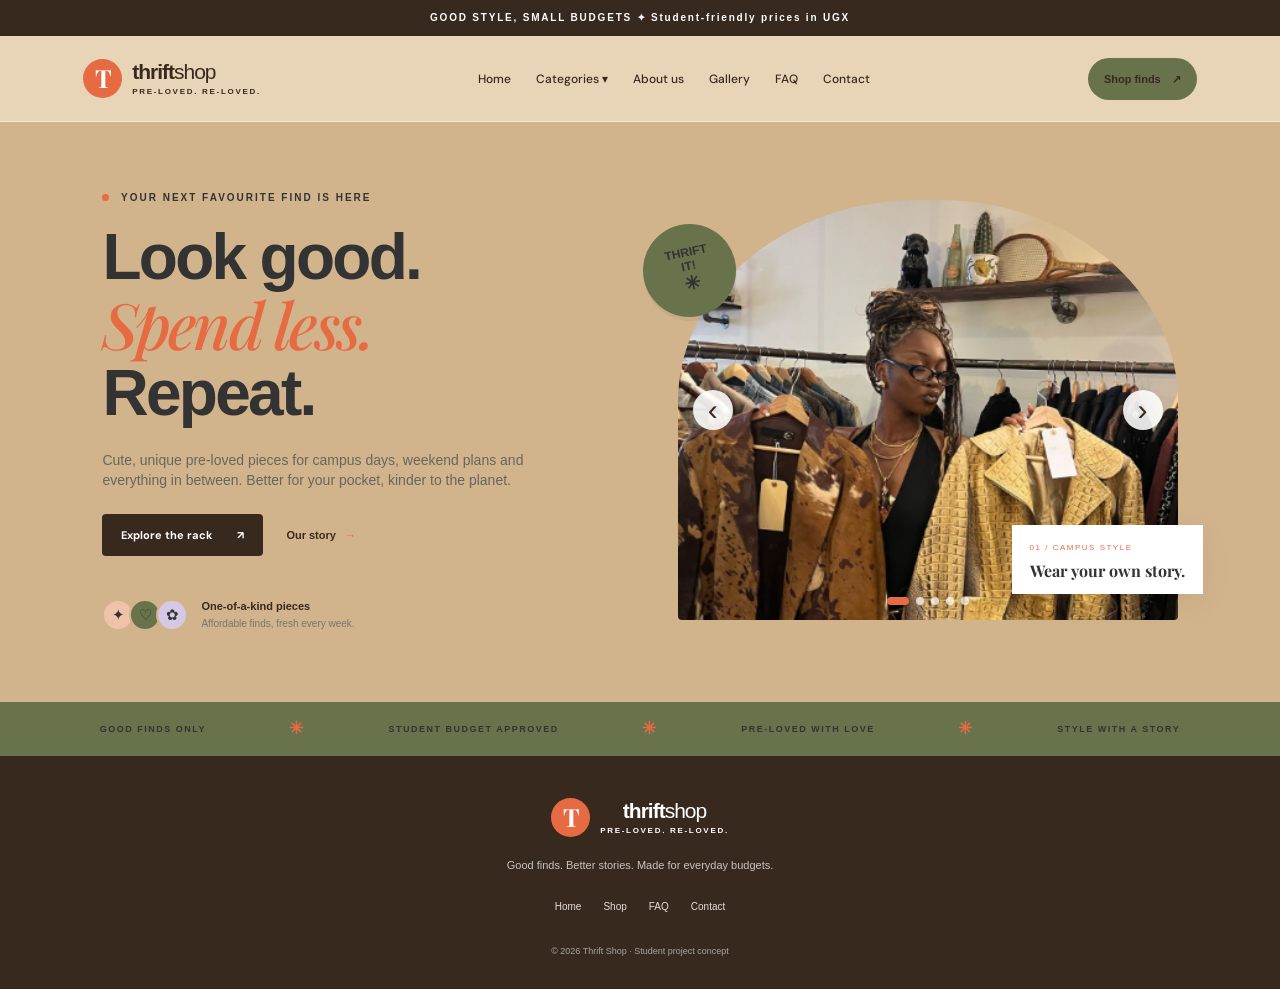
<file: thrift_shop_project_separated/index.html>
<!DOCTYPE html>
<html lang="en">
<head>
    <meta charset="UTF-8">
    <meta name="viewport" content="width=device-width, initial-scale=1.0">

    <meta name="description"
          content="Affordable second-hand fashion for IUEA students and everyone who loves a good find.">

    <title>Thrift Shop | Good finds, student prices</title>

    <link rel="stylesheet" href="style.css">

    <link href="bootstrap/css/bootstrap-responsive.css"
          rel="stylesheet"
          type="text/css">

    <link href="bootstrap/css/bootstrap.css"
          rel="stylesheet"
          type="text/css">
</head>

<body>

    <!-- ANNOUNCEMENT -->
    <div class="announcement">
        GOOD STYLE, SMALL BUDGETS ✦ Student-friendly prices in UGX
    </div>


    <!-- HEADER -->
    <header class="site-header">

        <a aria-label="Thrift Shop home"
           class="brand"
           href="index.html">

            <span class="brand-mark">T</span>

            <span>
                thrift<span class="brand-light">shop</span>
                <small>PRE-LOVED. RE-LOVED.</small>
            </span>

        </a>


        <button aria-expanded="false"
                aria-label="Open navigation"
                class="menu-toggle"
                id="menuToggle">
            ☰
        </button>


        <nav aria-label="Main navigation" id="mainNav">

            <a href="index.html">Home</a>

            <div class="nav-dropdown">

                <button aria-expanded="false"
                        class="nav-drop-button"
                        id="categoryToggle">
                    Categories ▾
                </button>

                <div class="dropdown-menu" id="categoryMenu">

                    <a data-category="Clothing"
                       href="shop.html#shop">
                        Clothing
                    </a>

                    <a data-category="Shoes"
                       href="shop.html#shop">
                        Shoes
                    </a>

                    <a data-category="Bags"
                       href="shop.html#shop">
                        Bags
                    </a>

                    <a data-category="Accessories"
                       href="shop.html#shop">
                        Accessories
                    </a>

                </div>

            </div>

            <a href="about.html">About us</a>
            <a href="gallery.html">Gallery</a>
            <a href="faq.html">FAQ</a>
            <a href="contact.html">Contact</a>

        </nav>


        <a class="bag-link" href="shop.html">
            Shop finds <span>↗</span>
        </a>

    </header>


    <!-- MAIN -->
    <main>

        <!-- HERO -->
        <section class="hero" id="home">

            <div class="hero-copy">

                <p class="eyebrow">
                    <span class="dot"></span>
                    YOUR NEXT FAVOURITE FIND IS HERE
                </p>


                <h1>
                    Look good.<br>
                    <em>Spend less.</em><br>
                    Repeat.
                </h1>


                <p class="hero-text">
                    Cute, unique pre-loved pieces for campus days,
                    weekend plans and everything in between.
                    Better for your pocket, kinder to the planet.
                </p>


                <div class="hero-actions">

                    <a class="button button-dark"
                       href="shop.html">
                        Explore the rack
                        <span>↗</span>
                    </a>

                    <a class="text-link"
                       href="about.html">
                        Our story
                        <span>→</span>
                    </a>

                </div>


                <div class="hero-note">

                    <div class="avatar-stack">
                        <span>✦</span>
                        <span>♡</span>
                        <span>✿</span>
                    </div>

                    <p>
                        <strong>One-of-a-kind pieces</strong>
                        <br>
                        Affordable finds, fresh every week.
                    </p>

                </div>

            </div>


            <!-- HERO IMAGE CAROUSEL -->
            <div class="hero-art">

                <div class="hero-image">

                    <img id="heroCarouselImage"
                         src="images/Screenshot (167).png"
                         alt="Thrift fashion">
                    <!-- PREVIOUS BUTTON -->
                    <button class="carousel-btn carousel-prev"
                            onclick="previousImage()">
                        ‹
                    </button>

                    <!-- NEXT BUTTON -->
                    <button class="carousel-btn carousel-next"
                            onclick="nextImage()">
                        ›
                    </button>


                    <!-- CAROUSEL DOTS -->
                    <div class="carousel-dots">

                        <span class="carousel-dot active"
                              onclick="showImage()">
                        </span>

                        <span class="carousel-dot"
                              onclick="showImage(1)">
                        </span>

                        <span class="carousel-dot"
                              onclick="showImage(2)">
                        </span>

                        <span class="carousel-dot"
                              onclick="showImage(3)">
                        </span>

                        <span class="carousel-dot"
                              onclick="showImage(4)">
                        </span>

                    </div>

                </div>


                <!-- STICKER -->
                <div class="round-sticker">
                    THRIFT<br>
                    IT!
                    <span>✳</span>
                </div>


                <!-- IMAGE CAPTION -->
                <div class="image-caption">

                    <span>
                        01 / CAMPUS STYLE
                    </span>

                    <strong>
                        Wear your own story.
                    </strong>

                </div>

            </div>

        </section>


        <!-- TICKER -->
        <section aria-label="Shop values"
                 class="ticker">

            <span>GOOD FINDS ONLY</span>
            <b>✳</b>

            <span>STUDENT BUDGET APPROVED</span>
            <b>✳</b>

            <span>PRE-LOVED WITH LOVE</span>
            <b>✳</b>

            <span>STYLE WITH A STORY</span>

        </section>

    </main>


    <!-- FOOTER -->
    <footer class="footer">

        <a class="brand footer-brand"
           href="index.html">

            <span class="brand-mark">T</span>

            <span>
                thrift<span class="brand-light">shop</span>
                <small>PRE-LOVED. RE-LOVED.</small>
            </span>

        </a>


        <p>
            Good finds. Better stories.
            Made for everyday budgets.
        </p>


        <div>

            <a href="index.html">Home</a>
            <a href="shop.html">Shop</a>
            <a href="faq.html">FAQ</a>
            <a href="contact.html">Contact</a>

        </div>


        <small>
            © 2026 Thrift Shop · Student project concept
        </small>

    </footer>


    <!-- JAVASCRIPT -->
    <script src="script.js"></script>

</body>
</html>
</file>
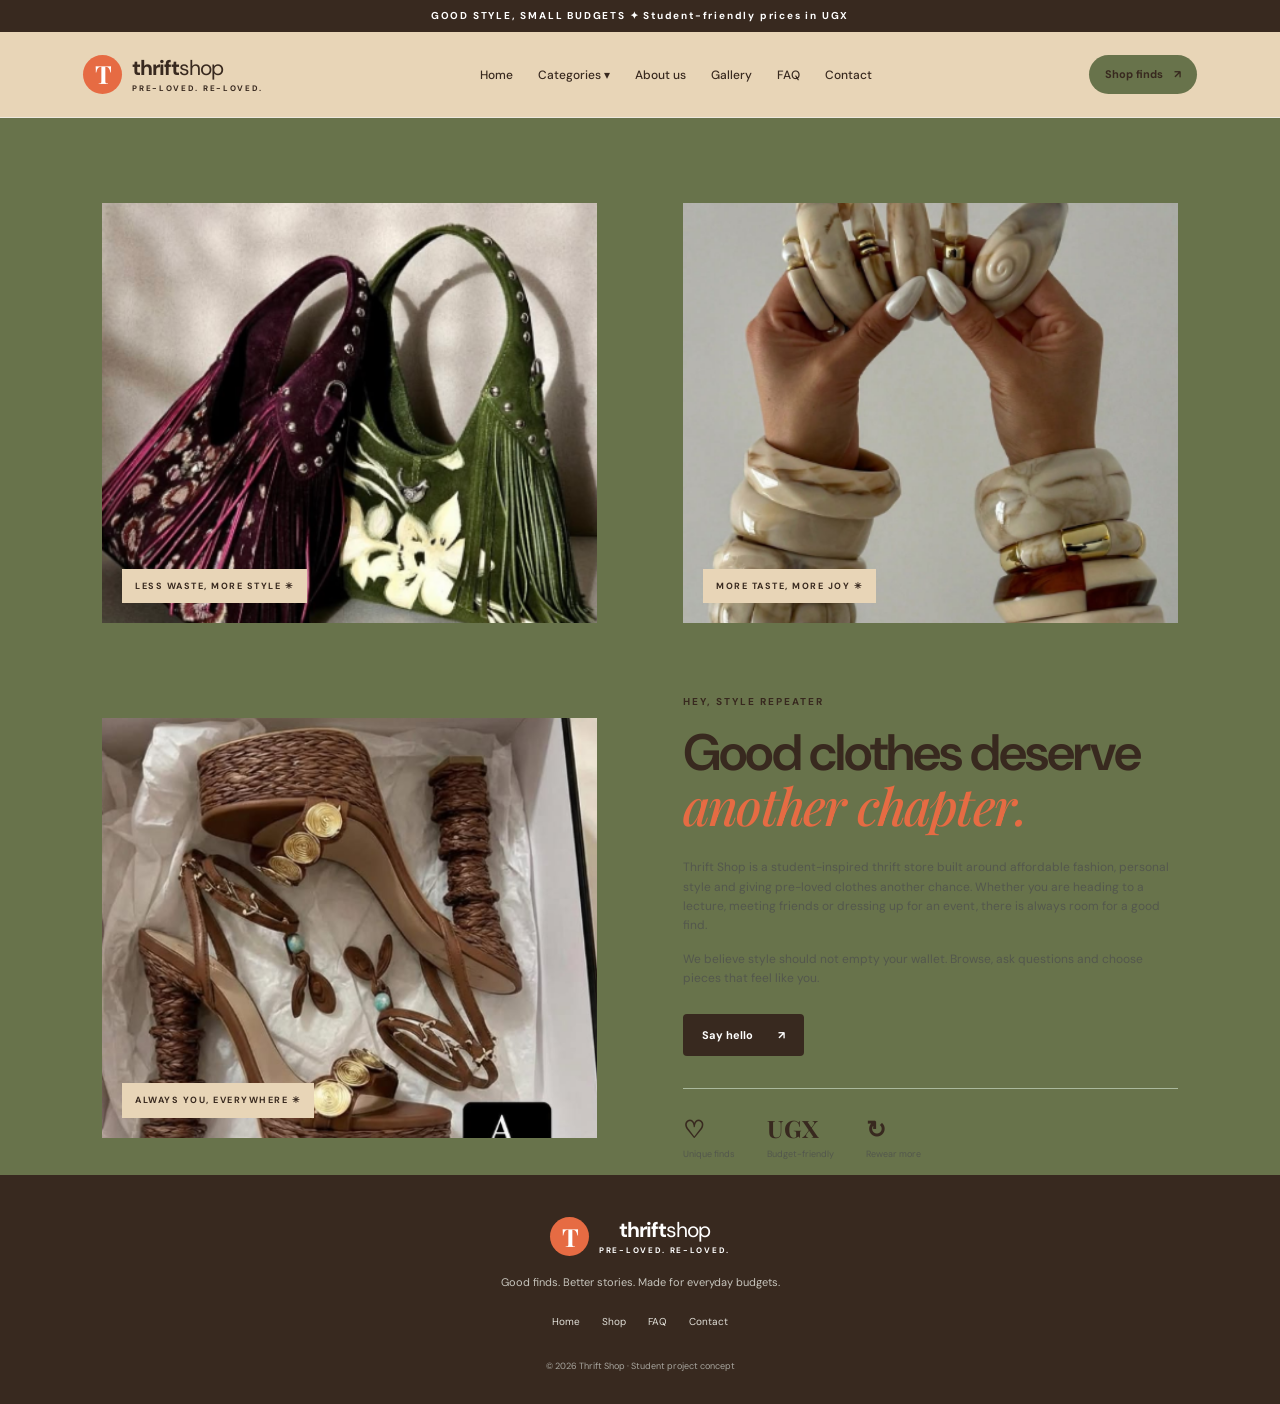
<file: thrift_shop_project_separated/about.html>
<!DOCTYPE html>
<html lang="en">
<head>
  <meta charset="UTF-8">
  <meta name="viewport" content="width=device-width, initial-scale=1.0">
  <meta name="description" content="Affordable second-hand fashion for IUEA students and everyone who loves a good find.">
  <title>About us | Thrift Shop</title>
  <link rel="stylesheet" href="style.css">
</head>
<body>
  <div class="announcement">GOOD STYLE, SMALL BUDGETS ✦ Student-friendly prices in UGX</div>
  <header class="site-header">
<a aria-label="Thrift Shop home" class="brand" href="index.html"><span class="brand-mark">T</span><span>thrift<span class="brand-light">shop</span><small>PRE-LOVED. RE-LOVED.</small></span></a>
<button aria-expanded="false" aria-label="Open navigation" class="menu-toggle" id="menuToggle">☰</button>
<nav aria-label="Main navigation" id="mainNav">
<a href="index.html">Home</a>
<div class="nav-dropdown">
<button aria-expanded="false" class="nav-drop-button" id="categoryToggle">Categories ▾</button>
<div class="dropdown-menu" id="categoryMenu">
<a data-category="Clothing" href="shop.html#shop">Clothing</a>
<a data-category="Shoes" href="shop.html#shop">Shoes</a>
<a data-category="Bags" href="shop.html#shop">Bags</a>
<a data-category="Accessories" href="shop.html#shop">Accessories</a>
</div>
</div>
<a href="about.html">About us</a>
<a href="gallery.html">Gallery</a>
<a href="faq.html">FAQ</a>
<a href="contact.html">Contact</a>
</nav>
<a class="bag-link" href="shop.html">Shop finds <span>↗</span></a>
</header>
  <main>
    <section class="about-section" id="about">
<div class="about-photo"><img alt="Clothes neatly displayed in a boutique" src="images/Screenshot (193).png"/><span class="photo-label">LESS WASTE, MORE STYLE ✳</span></div>
<div class="about-photo"><img alt="Clothes neatly displayed in a boutique" src="images/Screenshot (195).png"/><span class="photo-label">MORE TASTE, MORE JOY ✳</span></div>
<div class="about-photo"><img alt="Clothes neatly displayed in a boutique" src="images/Screenshot (194).png"/><span class="photo-label">ALWAYS YOU, EVERYWHERE ✳</span></div>
<div class="about-copy"><p class="eyebrow">HEY, STYLE REPEATER</p><h2>Good clothes deserve <em>another chapter.</em></h2><p>Thrift Shop is a student-inspired thrift store built around affordable fashion, personal style and giving pre-loved clothes another chance. Whether you are heading to a lecture, meeting friends or dressing up for an event, there is always room for a good find.</p><p>We believe style should not empty your wallet. Browse, ask questions and choose pieces that feel like you.</p><a class="button button-dark" href="contact.html">Say hello <span>↗</span></a><div class="stats"><div><strong>♡</strong><span>Unique finds</span></div><div><strong>UGX</strong><span>Budget-friendly</span></div><div><strong>↻</strong><span>Rewear more</span></div></div></div>
</section>
  </main>
  <footer class="footer"><a class="brand footer-brand" href="index.html"><span class="brand-mark">T</span><span>thrift<span class="brand-light">shop</span><small>PRE-LOVED. RE-LOVED.</small></span></a><p>Good finds. Better stories. Made for everyday budgets.</p><div><a href="index.html">Home</a><a href="shop.html">Shop</a><a href="faq.html">FAQ</a><a href="contact.html">Contact</a></div><small>© 2026 Thrift Shop · Student project concept</small></footer>
  <script src="script.js"></script>
</body>
</html>
</file>
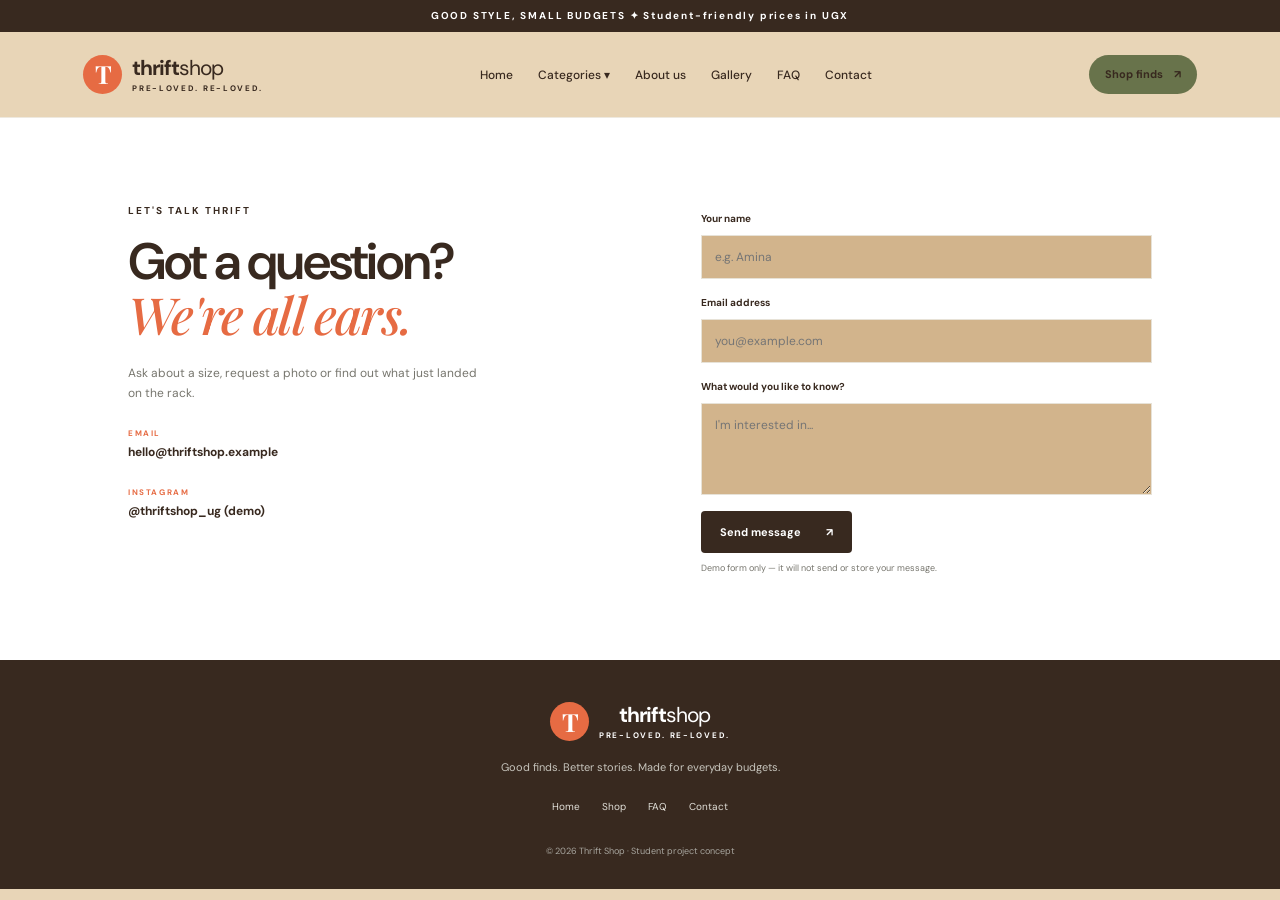
<file: thrift_shop_project_separated/contact.html>
<!DOCTYPE html>
<html lang="en">
<head>
  <meta charset="UTF-8">
  <meta name="viewport" content="width=device-width, initial-scale=1.0">
  <meta name="description" content="Affordable second-hand fashion for IUEA students and everyone who loves a good find.">
  <title>Contact | Thrift Shop</title>
  <link rel="stylesheet" href="style.css">
</head>
<body>
  <div class="announcement">GOOD STYLE, SMALL BUDGETS ✦ Student-friendly prices in UGX</div>
  <header class="site-header">
<a aria-label="Thrift Shop home" class="brand" href="index.html"><span class="brand-mark">T</span><span>thrift<span class="brand-light">shop</span><small>PRE-LOVED. RE-LOVED.</small></span></a>
<button aria-expanded="false" aria-label="Open navigation" class="menu-toggle" id="menuToggle">☰</button>
<nav aria-label="Main navigation" id="mainNav">
<a href="index.html">Home</a>
<div class="nav-dropdown">
<button aria-expanded="false" class="nav-drop-button" id="categoryToggle">Categories ▾</button>
<div class="dropdown-menu" id="categoryMenu">
<a data-category="Clothing" href="shop.html#shop">Clothing</a>
<a data-category="Shoes" href="shop.html#shop">Shoes</a>
<a data-category="Bags" href="shop.html#shop">Bags</a>
<a data-category="Accessories" href="shop.html#shop">Accessories</a>
</div>
</div>
<a href="about.html">About us</a>
<a href="gallery.html">Gallery</a>
<a href="faq.html">FAQ</a>
<a href="contact.html">Contact</a>
</nav>
<a class="bag-link" href="shop.html">Shop finds <span>↗</span></a>
</header>
  <main>
    <section class="contact-section" id="contact">
<div><p class="eyebrow">LET'S TALK THRIFT</p><h2>Got a question?<br/><em>We're all ears.</em></h2><p>Ask about a size, request a photo or find out what just landed on the rack.</p><div class="contact-detail"><span>EMAIL</span><strong>hello@thriftshop.example</strong></div><div class="contact-detail"><span>INSTAGRAM</span><strong>@thriftshop_ug (demo)</strong></div></div>
<form class="contact-form" id="contactForm">
<label for="fullName">Your name</label><input id="fullName" name="fullName" placeholder="e.g. Amina" required="" type="text"/>
<label for="email">Email address</label><input id="email" name="email" placeholder="you@example.com" required="" type="email"/>
<label for="message">What would you like to know?</label><textarea id="message" name="message" placeholder="I'm interested in..." required="" rows="4"></textarea>
<button class="button button-dark" type="submit">Send message <span>↗</span></button><p class="form-note" id="formNote">Demo form only — it will not send or store your message.</p>
</form>
</section>
  </main>
  <footer class="footer"><a class="brand footer-brand" href="index.html"><span class="brand-mark">T</span><span>thrift<span class="brand-light">shop</span><small>PRE-LOVED. RE-LOVED.</small></span></a><p>Good finds. Better stories. Made for everyday budgets.</p><div><a href="index.html">Home</a><a href="shop.html">Shop</a><a href="faq.html">FAQ</a><a href="contact.html">Contact</a></div><small>© 2026 Thrift Shop · Student project concept</small></footer>
  <script src="script.js"></script>
</body>
</html>
</file>
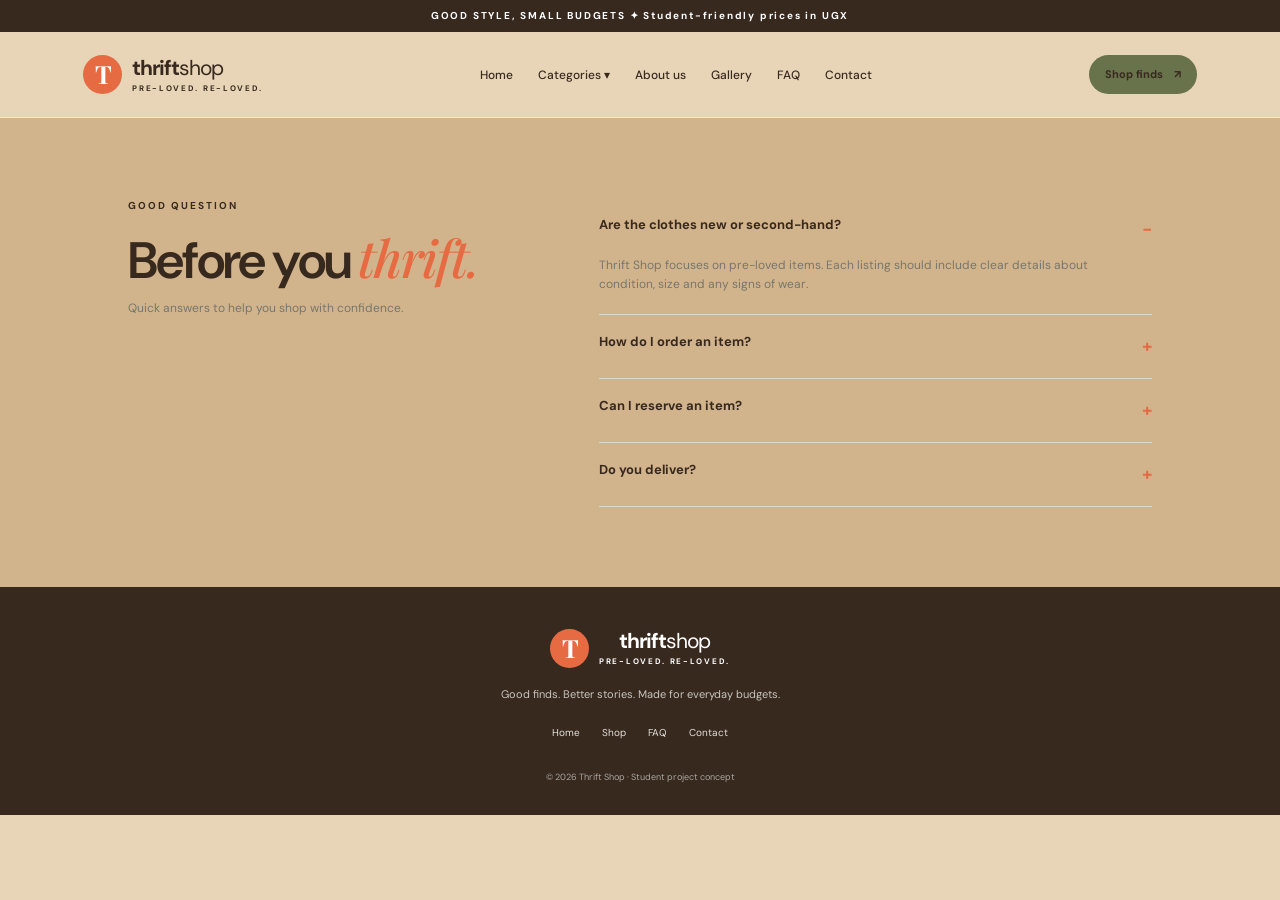
<file: thrift_shop_project_separated/faq.html>
<!DOCTYPE html>
<html lang="en">
<head>
  <meta charset="UTF-8">
  <meta name="viewport" content="width=device-width, initial-scale=1.0">
  <meta name="description" content="Affordable second-hand fashion for IUEA students and everyone who loves a good find.">
  <title>FAQ | Thrift Shop</title>
  <link rel="stylesheet" href="style.css">
</head>
<body>
  <div class="announcement">GOOD STYLE, SMALL BUDGETS ✦ Student-friendly prices in UGX</div>
  <header class="site-header">
<a aria-label="Thrift Shop home" class="brand" href="index.html"><span class="brand-mark">T</span><span>thrift<span class="brand-light">shop</span><small>PRE-LOVED. RE-LOVED.</small></span></a>
<button aria-expanded="false" aria-label="Open navigation" class="menu-toggle" id="menuToggle">☰</button>
<nav aria-label="Main navigation" id="mainNav">
<a href="index.html">Home</a>
<div class="nav-dropdown">
<button aria-expanded="false" class="nav-drop-button" id="categoryToggle">Categories ▾</button>
<div class="dropdown-menu" id="categoryMenu">
<a data-category="Clothing" href="shop.html#shop">Clothing</a>
<a data-category="Shoes" href="shop.html#shop">Shoes</a>
<a data-category="Bags" href="shop.html#shop">Bags</a>
<a data-category="Accessories" href="shop.html#shop">Accessories</a>
</div>
</div>
<a href="about.html">About us</a>
<a href="gallery.html">Gallery</a>
<a href="faq.html">FAQ</a>
<a href="contact.html">Contact</a>
</nav>
<a class="bag-link" href="shop.html">Shop finds <span>↗</span></a>
</header>
  <main>
    <section class="faq-section" id="faq">
<div class="faq-intro"><p class="eyebrow">GOOD QUESTION</p><h2>Before you <em>thrift.</em></h2><p>Quick answers to help you shop with confidence.</p></div>
<div class="faq-list">
<details open=""><summary>Are the clothes new or second-hand?</summary><p>Thrift Shop focuses on pre-loved items. Each listing should include clear details about condition, size and any signs of wear.</p></details>
<details><summary>How do I order an item?</summary><p>Choose “Ask about this find” on a product and send us a message to confirm availability, size and collection or delivery options.</p></details>
<details><summary>Can I reserve an item?</summary><p>For this demo, reservations are handled by message. A real store should confirm its reservation policy before taking payment.</p></details>
<details><summary>Do you deliver?</summary><p>Delivery and collection arrangements can be agreed with the seller. Confirm the cost and location before placing an order.</p></details>
</div>
</section>
  </main>
  <footer class="footer"><a class="brand footer-brand" href="index.html"><span class="brand-mark">T</span><span>thrift<span class="brand-light">shop</span><small>PRE-LOVED. RE-LOVED.</small></span></a><p>Good finds. Better stories. Made for everyday budgets.</p><div><a href="index.html">Home</a><a href="shop.html">Shop</a><a href="faq.html">FAQ</a><a href="contact.html">Contact</a></div><small>© 2026 Thrift Shop · Student project concept</small></footer>
  <script src="script.js"></script>
</body>
</html>
</file>
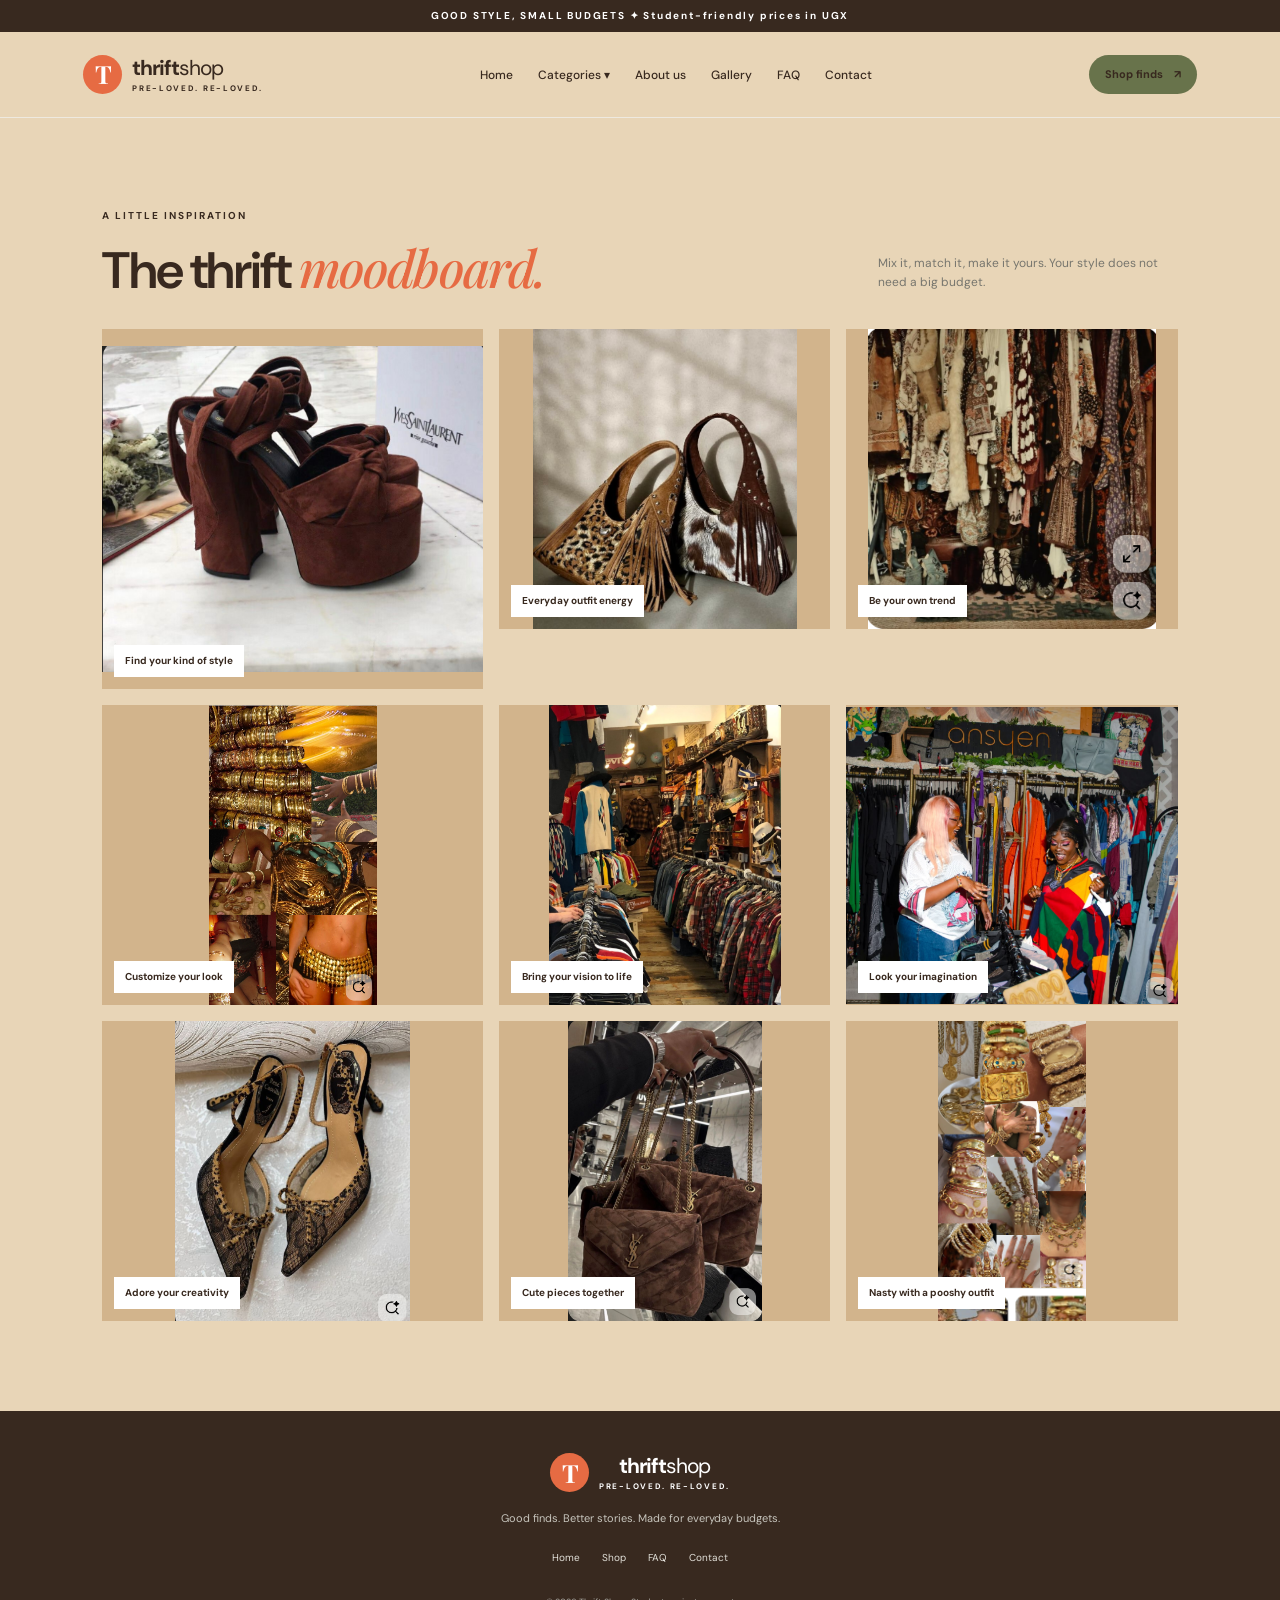
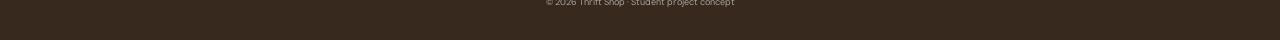
<file: thrift_shop_project_separated/gallery.html>
<!DOCTYPE html>
<html lang="en">
<head>
  <meta charset="UTF-8">
  <meta name="viewport" content="width=device-width, initial-scale=1.0">
  <meta name="description" content="Affordable second-hand fashion for IUEA students and everyone who loves a good find.">
  <title>Gallery | Thrift Shop</title>
  <link rel="stylesheet" href="style.css">
</head>
<body>
  <div class="announcement">GOOD STYLE, SMALL BUDGETS ✦ Student-friendly prices in UGX</div>
  <header class="site-header">
<a aria-label="Thrift Shop home" class="brand" href="index.html"><span class="brand-mark">T</span><span>thrift<span class="brand-light">shop</span><small>PRE-LOVED. RE-LOVED.</small></span></a>
<button aria-expanded="false" aria-label="Open navigation" class="menu-toggle" id="menuToggle">☰</button>
<nav aria-label="Main navigation" id="mainNav">
<a href="index.html">Home</a>
<div class="nav-dropdown">
<button aria-expanded="false" class="nav-drop-button" id="categoryToggle">Categories ▾</button>
<div class="dropdown-menu" id="categoryMenu">
<a data-category="Clothing" href="shop.html#shop">Clothing</a>
<a data-category="Shoes" href="shop.html#shop">Shoes</a>
<a data-category="Bags" href="shop.html#shop">Bags</a>
<a data-category="Accessories" href="shop.html#shop">Accessories</a>
</div>
</div>
<a href="about.html">About us</a>
<a href="gallery.html">Gallery</a>
<a href="faq.html">FAQ</a>
<a href="contact.html">Contact</a>
</nav>
<a class="bag-link" href="shop.html">Shop finds <span>↗</span></a>
</header>
  <main>
    <section class="section gallery-section" id="gallery">
<div class="section-heading"><div><p class="eyebrow">A LITTLE INSPIRATION</p><h2>The thrift <em>moodboard.</em></h2></div><p class="section-intro">Mix it, match it, make it yours. Your style does not need a big budget.</p></div>
<div class="gallery-grid">
<figure class="gallery-tall"><img alt="Friends choosing outfits" src="images/Screenshot (188).png"/><figcaption>Find your kind of style</figcaption></figure>
<figure><img alt="Clothing and outfit inspiration" src="images/Screenshot (185).png"/><figcaption>Everyday outfit energy</figcaption></figure>
<figure><img alt="Streetwear outfit inspiration" src="images/Screenshot (162).png"/><figcaption>Be your own trend</figcaption></figure>
<figure><img alt="Everywhere outfit inspiration" src="images/Screenshot (146).png"/><figcaption>Customize your look</figcaption></figure>
<figure><img alt="On spot outfit inspiration" src="images/Screenshot (178).png"/><figcaption>Bring your vision to life</figcaption></figure>
<figure><img alt="Daily outfit inspiration" src="images/Screenshot (176).png"/><figcaption>Look your imagination</figcaption></figure>
<figure><img alt="Perfect outfit inspiration" src="images/Screenshot (192).png"/><figcaption>Adore your creativity</figcaption></figure>
<figure><img alt="Fancy outfit inspiration" src="images/Screenshot (189).png"/><figcaption>Cute pieces together</figcaption></figure>
<figure><img alt="outstanding outfit inspiration" src="images/Screenshot (151).png"/><figcaption>Nasty with a pooshy outfit</figcaption></figure>
</div>
</section>
  </main>
  <footer class="footer"><a class="brand footer-brand" href="index.html"><span class="brand-mark">T</span><span>thrift<span class="brand-light">shop</span><small>PRE-LOVED. RE-LOVED.</small></span></a><p>Good finds. Better stories. Made for everyday budgets.</p><div><a href="index.html">Home</a><a href="shop.html">Shop</a><a href="faq.html">FAQ</a><a href="contact.html">Contact</a></div><small>© 2026 Thrift Shop · Student project concept</small></footer>
  <script src="script.js"></script>
</body>
</html>
</file>
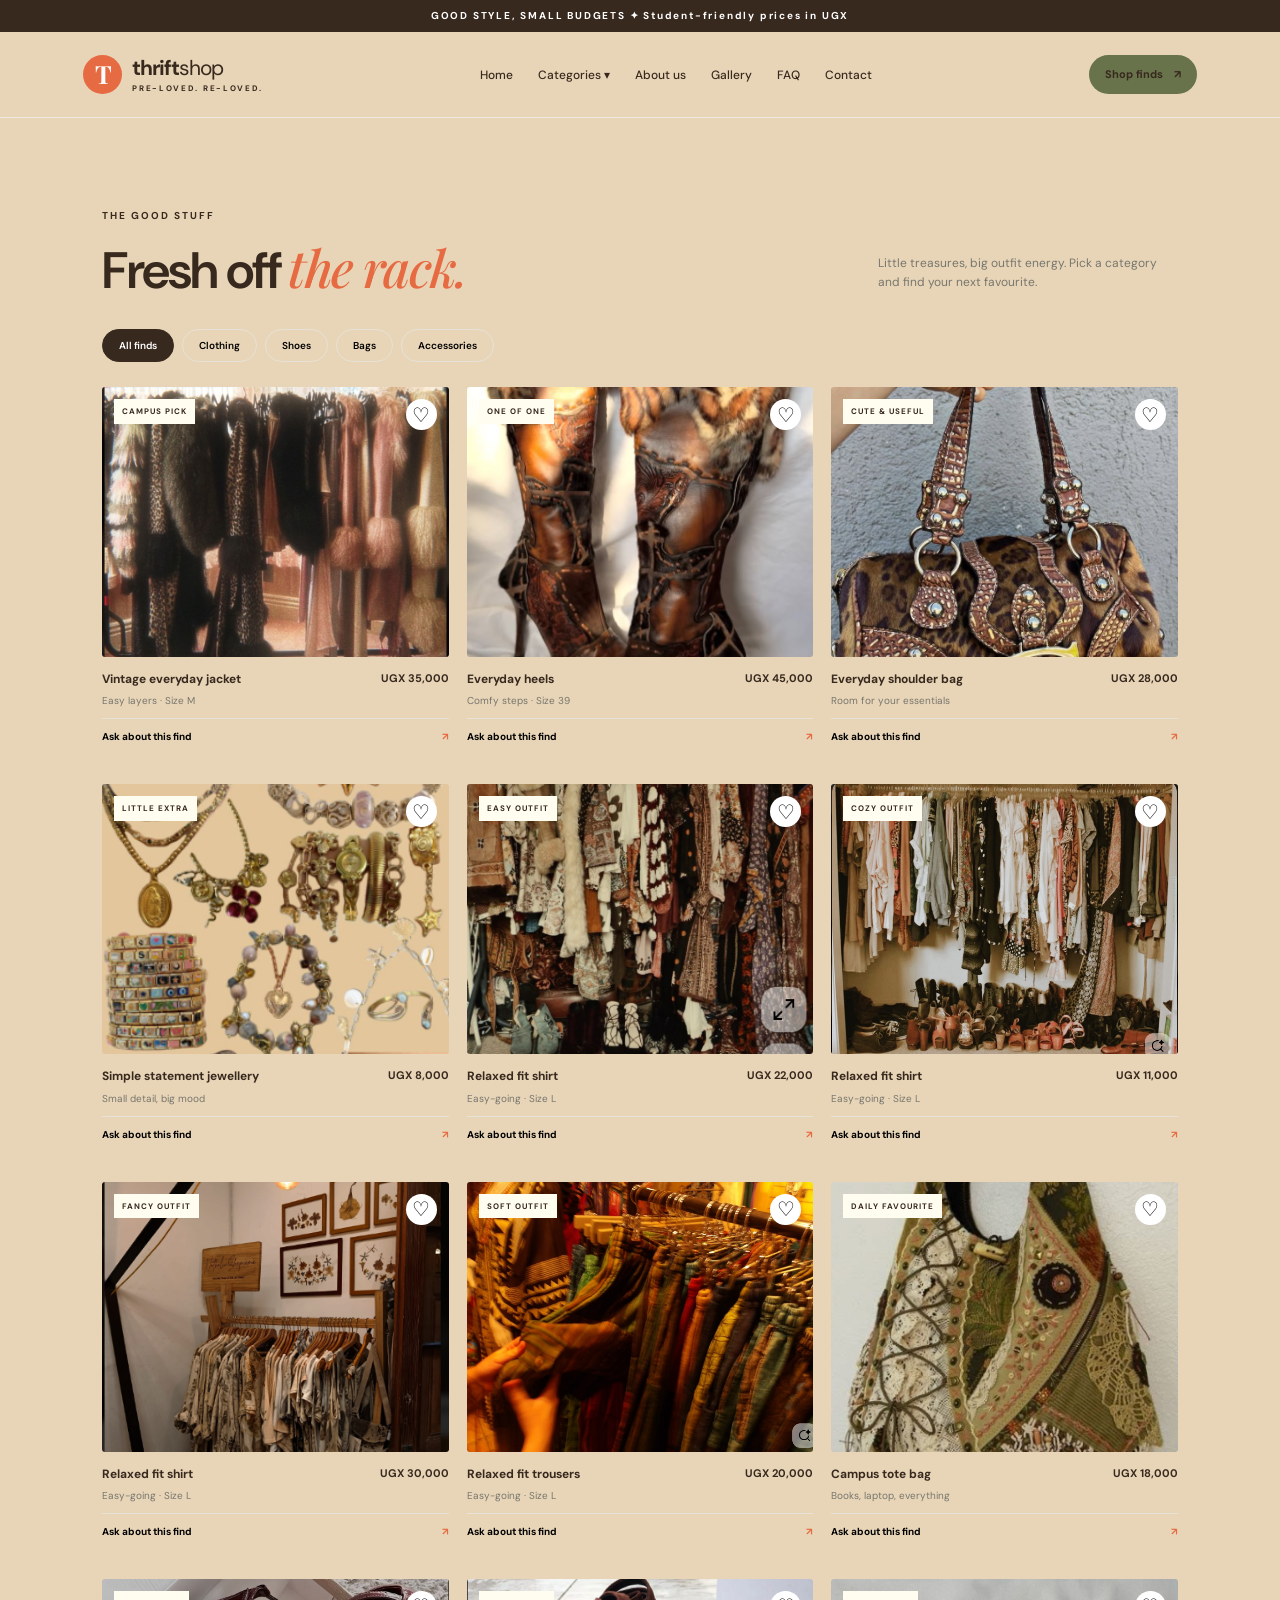
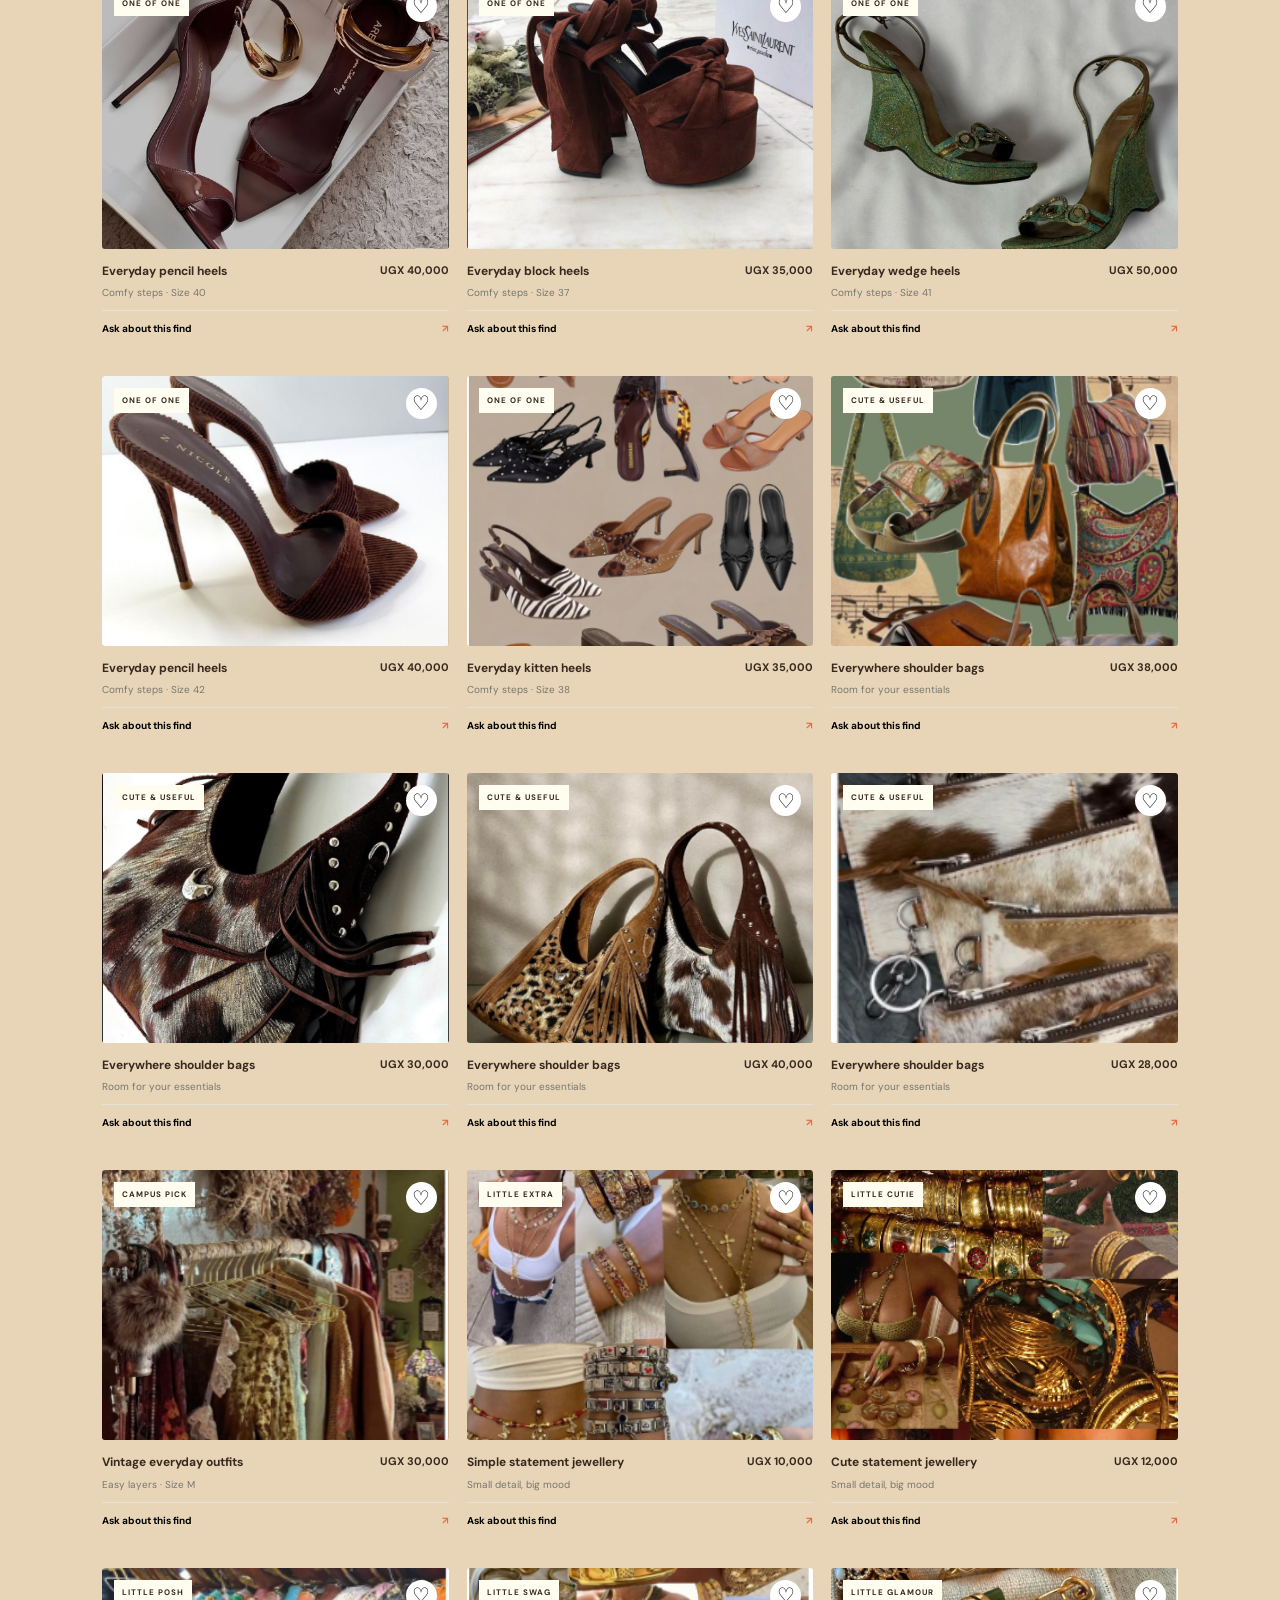
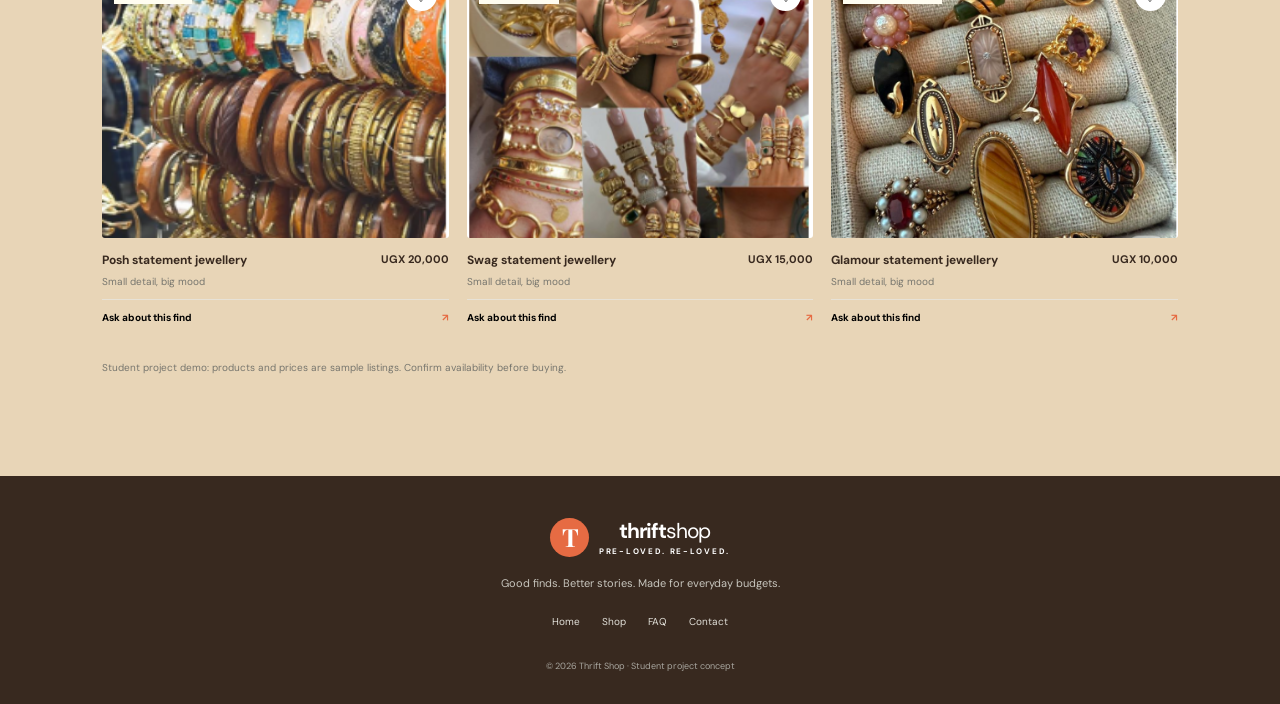
<file: thrift_shop_project_separated/shop.html>
<!DOCTYPE html>
<html lang="en">
<head>
  <meta charset="UTF-8">
  <meta name="viewport" content="width=device-width, initial-scale=1.0">
  <meta name="description" content="Affordable second-hand fashion for IUEA students and everyone who loves a good find.">
  <title>Shop | Thrift Shop</title>
  <link rel="stylesheet" href="style.css">
</head>
<body>
  <div class="announcement">GOOD STYLE, SMALL BUDGETS ✦ Student-friendly prices in UGX</div>
  <header class="site-header">
<a aria-label="Thrift Shop home" class="brand" href="index.html"><span class="brand-mark">T</span><span>thrift<span class="brand-light">shop</span><small>PRE-LOVED. RE-LOVED.</small></span></a>
<button aria-expanded="false" aria-label="Open navigation" class="menu-toggle" id="menuToggle">☰</button>
<nav aria-label="Main navigation" id="mainNav">
<a href="index.html">Home</a>
<div class="nav-dropdown">
<button aria-expanded="false" class="nav-drop-button" id="categoryToggle">Categories ▾</button>
<div class="dropdown-menu" id="categoryMenu">
<a data-category="Clothing" href="shop.html#shop">Clothing</a>
<a data-category="Shoes" href="shop.html#shop">Shoes</a>
<a data-category="Bags" href="shop.html#shop">Bags</a>
<a data-category="Accessories" href="shop.html#shop">Accessories</a>
</div>
</div>
<a href="about.html">About us</a>
<a href="gallery.html">Gallery</a>
<a href="faq.html">FAQ</a>
<a href="contact.html">Contact</a>
</nav>
<a class="bag-link" href="shop.html">Shop finds <span>↗</span></a>
</header>
  <main>
    <section class="section shop-section" id="shop">
<div class="section-heading">
<div><p class="eyebrow">THE GOOD STUFF</p><h2>Fresh off <em>the rack.</em></h2></div>
<p class="section-intro">Little treasures, big outfit energy. Pick a category and find your next favourite.</p>
</div>
<div aria-label="Filter products" class="filters" role="group">
<button class="filter active" data-filter="All">All finds</button>
<button class="filter" data-filter="Clothing">Clothing</button>
<button class="filter" data-filter="Shoes">Shoes</button>
<button class="filter" data-filter="Bags">Bags</button>
<button class="filter" data-filter="Accessories">Accessories</button>
</div>
<div class="product-grid" id="productGrid">
<article class="product-card" data-category="Clothing"><div class="product-image"><img alt="Neutral vintage jacket" src="images/Screenshot (163).png"/><span class="product-tag">CAMPUS PICK</span><button aria-label="Save jacket" class="heart">♡</button></div><div class="product-info"><div><h3>Vintage everyday jacket</h3><p>Easy layers · Size M</p></div><strong>UGX 35,000</strong></div><button class="add-button" data-product="Vintage everyday jacket">Ask about this find <span>↗</span></button></article>
<article class="product-card" data-category="Shoes"><div class="product-image"><img alt="Long knee length heels" src="images/Screenshot (152).png"/><span class="product-tag">ONE OF ONE</span><button aria-label="Save heels" class="heart">♡</button></div><div class="product-info"><div><h3>Everyday heels</h3><p>Comfy steps · Size 39</p></div><strong>UGX 45,000</strong></div><button class="add-button" data-product="Everyday heels">Ask about this find <span>↗</span></button></article>
<article class="product-card" data-category="Bags"><div class="product-image"><img alt="Stylish handbag" src="images/Screenshot (159).png"/><span class="product-tag">CUTE &amp; USEFUL</span><button aria-label="Save bag" class="heart">♡</button></div><div class="product-info"><div><h3>Everyday shoulder bag</h3><p>Room for your essentials</p></div><strong>UGX 28,000</strong></div><button class="add-button" data-product="Everyday shoulder bag">Ask about this find <span>↗</span></button></article>
<article class="product-card" data-category="Accessories"><div class="product-image"><img alt="Minimal gold-toned accessories" src="images/Screenshot (148).png"/><span class="product-tag">LITTLE EXTRA</span><button aria-label="Save accessories" class="heart">♡</button></div><div class="product-info"><div><h3>Simple statement jewellery</h3><p>Small detail, big mood</p></div><strong>UGX 8,000</strong></div><button class="add-button" data-product="Simple statement jewellery">Ask about this find <span>↗</span></button></article>
<article class="product-card" data-category="Clothing"><div class="product-image"><img alt="Colourful shirts on a rack" src="images/Screenshot (162).png"/><span class="product-tag">EASY OUTFIT</span><button aria-label="Save shirt" class="heart">♡</button></div><div class="product-info"><div><h3>Relaxed fit shirt</h3><p>Easy-going · Size L</p></div><strong>UGX 22,000</strong></div><button class="add-button" data-product="Relaxed fit shirt">Ask about this find <span>↗</span></button></article>
<article class="product-card" data-category="Clothing"><div class="product-image"><img alt="Colourful shirts on a rack" src="images/Screenshot (180).png"/><span class="product-tag">COZY OUTFIT</span><button aria-label="Save shirt" class="heart">♡</button></div><div class="product-info"><div><h3>Relaxed fit shirt</h3><p>Easy-going · Size L</p></div><strong>UGX 11,000</strong></div><button class="add-button" data-product="Relaxed fit shirt">Ask about this find <span>↗</span></button></article>
<article class="product-card" data-category="Clothing"><div class="product-image"><img alt="Colourful shirts on a rack" src="images/Screenshot (181).png"/><span class="product-tag">FANCY OUTFIT</span><button aria-label="Save shirt" class="heart">♡</button></div><div class="product-info"><div><h3>Relaxed fit shirt</h3><p>Easy-going · Size L</p></div><strong>UGX 30,000</strong></div><button class="add-button" data-product="Relaxed fit shirt">Ask about this find <span>↗</span></button></article>
<article class="product-card" data-category="Clothing"><div class="product-image"><img alt="Colourful trousers on a rack" src="images/Screenshot (182).png"/><span class="product-tag">SOFT OUTFIT</span><button aria-label="Save trousers" class="heart">♡</button></div><div class="product-info"><div><h3>Relaxed fit trousers</h3><p>Easy-going · Size L</p></div><strong>UGX 20,000</strong></div><button class="add-button" data-product="Relaxed fit trousers">Ask about this find <span>↗</span></button></article>
<article class="product-card" data-category="Bags"><div class="product-image"><img alt="Classic tote bag" src="images/Screenshot (158).png"/><span class="product-tag">DAILY FAVOURITE</span><button aria-label="Save tote" class="heart">♡</button></div><div class="product-info"><div><h3>Campus tote bag</h3><p>Books, laptop, everything</p></div><strong>UGX 18,000</strong></div><button class="add-button" data-product="Campus tote bag">Ask about this find <span>↗</span></button></article>
<article class="product-card" data-category="Shoes"><div class="product-image"><img alt="Long pencil heels" src="images/Screenshot (191).png"/><span class="product-tag">ONE OF ONE</span><button aria-label="Save heels" class="heart">♡</button></div><div class="product-info"><div><h3>Everyday pencil heels</h3><p>Comfy steps · Size 40</p></div><strong>UGX 40,000</strong></div><button class="add-button" data-product="Everyday heels">Ask about this find <span>↗</span></button></article>
<article class="product-card" data-category="Shoes"><div class="product-image"><img alt="Long block heels" src="images/Screenshot (188).png"/><span class="product-tag">ONE OF ONE</span><button aria-label="Save heels" class="heart">♡</button></div><div class="product-info"><div><h3>Everyday block heels</h3><p>Comfy steps · Size 37</p></div><strong>UGX 35,000</strong></div><button class="add-button" data-product="Everyday heels">Ask about this find <span>↗</span></button></article>
<article class="product-card" data-category="Shoes"><div class="product-image"><img alt="Long wedge heels" src="images/Screenshot (187).png"/><span class="product-tag">ONE OF ONE</span><button aria-label="Save heels" class="heart">♡</button></div><div class="product-info"><div><h3>Everyday wedge heels</h3><p>Comfy steps · Size 41</p></div><strong>UGX 50,000</strong></div><button class="add-button" data-product="Everyday heels">Ask about this find <span>↗</span></button></article>
<article class="product-card" data-category="Shoes"><div class="product-image"><img alt="Long pencil heels" src="images/Screenshot (190).png"/><span class="product-tag">ONE OF ONE</span><button aria-label="Save heels" class="heart">♡</button></div><div class="product-info"><div><h3>Everyday pencil heels</h3><p>Comfy steps · Size 42</p></div><strong>UGX 40,000</strong></div><button class="add-button" data-product="Everyday heels">Ask about this find <span>↗</span></button></article>
<article class="product-card" data-category="Shoes"><div class="product-image"><img alt="Kitten heels" src="images/Screenshot (156).png"/><span class="product-tag">ONE OF ONE</span><button aria-label="Save heels" class="heart">♡</button></div><div class="product-info"><div><h3>Everyday  kitten heels</h3><p>Comfy steps · Size 38</p></div><strong>UGX 35,000</strong></div><button class="add-button" data-product="Everyday heels">Ask about this find <span>↗</span></button></article>
<article class="product-card" data-category="Bags"><div class="product-image"><img alt="Stylish handbag"  src="images/Screenshot (157).png"/><span class="product-tag">CUTE &amp; USEFUL</span><button aria-label="Save bag" class="heart">♡</button></div><div class="product-info"><div><h3>Everywhere shoulder bags</h3><p>Room for your essentials</p></div><strong>UGX 38,000</strong></div><button class="add-button" data-product="Everywhere shoulder bags">Ask about this find <span>↗</span></button></article>
<article class="product-card" data-category="Bags"><div class="product-image"><img alt="Stylish handbag"  src="images/Screenshot (184).png"/><span class="product-tag">CUTE &amp; USEFUL</span><button aria-label="Save bag" class="heart">♡</button></div><div class="product-info"><div><h3>Everywhere shoulder bags</h3><p>Room for your essentials</p></div><strong>UGX 30,000</strong></div><button class="add-button" data-product="Everywhere shoulder bags">Ask about this find <span>↗</span></button></article>
<article class="product-card" data-category="Bags"><div class="product-image"><img alt="Stylish handbag"  src="images/Screenshot (185).png"/><span class="product-tag">CUTE &amp; USEFUL</span><button aria-label="Save bag" class="heart">♡</button></div><div class="product-info"><div><h3>Everywhere shoulder bags</h3><p>Room for your essentials</p></div><strong>UGX 40,000</strong></div><button class="add-button" data-product="Everywhere shoulder bags">Ask about this find <span>↗</span></button></article>
<article class="product-card" data-category="Bags"><div class="product-image"><img alt="Stylish handbag"  src="images/Screenshot (186).png"/><span class="product-tag">CUTE &amp; USEFUL</span><button aria-label="Save bag" class="heart">♡</button></div><div class="product-info"><div><h3>Everywhere shoulder bags</h3><p>Room for your essentials</p></div><strong>UGX 28,000</strong></div><button class="add-button" data-product="Everywhere shoulder bags">Ask about this find <span>↗</span></button></article>
<article class="product-card" data-category="Clothing"><div class="product-image"><img alt="Neutralvintage outfits" src="images/Screenshot (161).png"/><span class="product-tag">CAMPUS PICK</span><button aria-label="Save outfits" class="heart">♡</button></div><div class="product-info"><div><h3>Vintage everyday outfits</h3><p>Easy layers · Size M</p></div><strong>UGX 30,000</strong></div><button class="add-button" data-product="Vintage everyday outfits">Ask about this find <span>↗</span></button></article>
<article class="product-card" data-category="Accessories"><div class="product-image"><img alt="Minimal gold-toned accessories" src="images/Screenshot (149).png"/><span class="product-tag">LITTLE EXTRA</span><button aria-label="Save accessories" class="heart">♡</button></div><div class="product-info"><div><h3>Simple statement jewellery</h3><p>Small detail, big mood</p></div><strong>UGX 10,000</strong></div><button class="add-button" data-product="Simple statement jewellery">Ask about this find <span>↗</span></button></article>
<article class="product-card" data-category="Accessories"><div class="product-image"><img alt="Minimalgold-toned accessories" src="images/Screenshot (146).png"/><span class="product-tag">LITTLE CUTIE</span><button aria-label="Save accessories" class="heart">♡</button></div><div class="product-info"><div><h3>Cute statement jewellery</h3><p>Small detail, big mood</p></div><strong>UGX 12,000</strong></div><button class="add-button" data-product="Cute statement jewellery">Ask about this find <span>↗</span></button></article>
<article class="product-card" data-category="Accessories"><div class="product-image"><img alt="Minimalgold-toned accessories" src="images/Screenshot (147).png"/><span class="product-tag">LITTLE POSH</span><button aria-label="Save accessories" class="heart">♡</button></div><div class="product-info"><div><h3>Posh statement jewellery</h3><p>Small detail, big mood</p></div><strong>UGX 20,000</strong></div><button class="add-button" data-product="Posh statement jewellery">Ask about this find <span>↗</span></button></article>
<article class="product-card" data-category="Accessories"><div class="product-image"><img alt="Minimalgold-toned accessories" src="images/Screenshot (150).png"/><span class="product-tag">LITTLE SWAG</span><button aria-label="Save accessories" class="heart">♡</button></div><div class="product-info"><div><h3>Swag statement jewellery</h3><p>Small detail, big mood</p></div><strong>UGX 15,000</strong></div><button class="add-button" data-product="Swag statement jewellery">Ask about this find <span>↗</span></button></article>
<article class="product-card" data-category="Accessories"><div class="product-image"><img alt="Minimalgold-toned accessories" src="images/Screenshot (153).png"/><span class="product-tag">LITTLE GLAMOUR</span><button aria-label="Save accessories" class="heart">♡</button></div><div class="product-info"><div><h3>Glamour statement jewellery</h3><p>Small detail, big mood</p></div><strong>UGX 10,000</strong></div><button class="add-button" data-product="Glamour statement jewellery">Ask about this find <span>↗</span></button></article>
</div>
<p class="stock-note">Student project demo: products and prices are sample listings. Confirm availability before buying.</p>
</section>
  </main>
  <footer class="footer"><a class="brand footer-brand" href="index.html"><span class="brand-mark">T</span><span>thrift<span class="brand-light">shop</span><small>PRE-LOVED. RE-LOVED.</small></span></a><p>Good finds. Better stories. Made for everyday budgets.</p><div><a href="index.html">Home</a><a href="shop.html">Shop</a><a href="faq.html">FAQ</a><a href="contact.html">Contact</a></div><small>© 2026 Thrift Shop · Student project concept</small></footer>
  <script src="script.js"></script>
</body>
</html>
</file>
<file: thrift_shop_project_separated/style.css>
@import url('https://fonts.googleapis.com/css2?family=DM+Sans:wght@400;500;600;700&family=Playfair+Display:ital,wght@0,500;0,600;0,700;1,500;1,600&display=swap');


:root {
    --ink: #38291F;
    --cream: #D2B48C;
    --paper: #E8D5B7;
    --green: #68734B;
    --orange: #e66b43;
    --muted: #77766e;
    --line: #e7e2d7;
}


* {
    box-sizing: border-box;
}


html {
    scroll-behavior: smooth;
    scroll-padding-top: 95px;
}


body {
    margin: 0;
    background: var(--paper);
    color: var(--ink);
    font-family: 'DM Sans', sans-serif;
    font-size: 15px;
    line-height: 1.6;
}


/* =========================
   ANNOUNCEMENT
========================= */

.announcement {
    background: var(--ink);
    color: #fff;
    text-align: center;
    padding: 8px 14px;
    font-size: 10px;
    letter-spacing: 1.8px;
    font-weight: 700;
}


/* =========================
   HEADER
========================= */

.site-header {
    height: 86px;
    padding: 0 6.5%;
    display: flex;
    align-items: center;
    justify-content: space-between;
    gap: 24px;
    background: var(--paper);
    position: sticky;
    top: 0;
    z-index: 20;
    border-bottom: 1px solid #eee9df;
}


.brand {
    display: flex;
    align-items: center;
    gap: 10px;
    color: var(--ink);
    text-decoration: none;
    font-size: 21px;
    font-weight: 700;
    line-height: 1.05;
    letter-spacing: -1px;
}


.brand-mark {
    display: grid;
    place-items: center;
    background: var(--orange);
    width: 39px;
    height: 39px;
    border-radius: 50%;
    font-family: 'Playfair Display', serif;
    font-size: 25px;
    color: white;
}


.brand-light {
    font-weight: 400;
}


.brand small {
    display: block;
    font-size: 8px;
    letter-spacing: 1.7px;
    margin-top: 5px;
    font-weight: 700;
}


.site-header nav {
    display: flex;
    align-items: center;
    gap: 25px;
}


.site-header nav a,
.nav-drop-button {
    font: 500 12px 'DM Sans', sans-serif;
    color: var(--ink);
    text-decoration: none;
    border: 0;
    background: none;
    padding: 8px 0;
    cursor: pointer;
}


.site-header nav a:hover,
.nav-drop-button:hover,
.footer a:hover {
    color: var(--orange);
}


.nav-dropdown {
    position: relative;
}


.dropdown-menu {
    display: none;
    position: absolute;
    top: 36px;
    left: -15px;
    min-width: 160px;
    padding: 10px;
    background: #fff;
    box-shadow: 0 12px 30px #24241f20;
    border: 1px solid var(--line);
    border-radius: 10px;
}


.dropdown-menu.show {
    display: grid;
}


.dropdown-menu a {
    padding: 8px 10px !important;
}


.bag-link {
    background: var(--green);
    color: var(--ink);
    border-radius: 30px;
    padding: 11px 16px;
    text-decoration: none;
    font-size: 11px;
    font-weight: 700;
    white-space: nowrap;
}


.bag-link span {
    margin-left: 8px;
}


.menu-toggle {
    display: none;
    border: 0;
    background: transparent;
    font-size: 25px;
}


/* =========================
   HERO
========================= */

.hero {
    padding: 64px 8% 68px;
    display: grid;
    grid-template-columns: 1fr 1fr;
    gap: 7%;
    align-items: center;
    background: var(--cream);
    min-height: 580px;
}


.eyebrow {
    font-size: 10px;
    letter-spacing: 2px;
    font-weight: 700;
    margin: 0 0 17px;
}


.dot {
    display: inline-block;
    width: 7px;
    height: 7px;
    background: var(--orange);
    border-radius: 50%;
    margin-right: 7px;
}


.hero h1,
.section h2,
.about-copy h2,
.faq-intro h2,
.contact-section h2 {
    font-size: clamp(44px, 5vw, 70px);
    line-height: 1.02;
    letter-spacing: -2.7px;
    margin: 0;
    font-weight: 600;
}


.hero h1 em,
.section h2 em,
.about-copy h2 em,
.faq-intro h2 em,
.contact-section h2 em {
    font-family: 'Playfair Display', serif;
    font-weight: 500;
    color: var(--orange);
}


.hero-text {
    max-width: 430px;
    color: #66665e;
    font-size: 14px;
    margin: 24px 0;
}


.hero-actions {
    display: flex;
    align-items: center;
    gap: 23px;
}


.button {
    display: inline-flex;
    justify-content: center;
    align-items: center;
    gap: 25px;
    border: 0;
    border-radius: 4px;
    padding: 14px 19px;
    text-decoration: none;
    font: 700 11px 'DM Sans', sans-serif;
    cursor: pointer;
}


.button-dark {
    background: var(--ink);
    color: white;
}


.button-dark:hover {
    background: var(--orange);
}


.text-link {
    font-size: 11px;
    font-weight: 700;
    text-decoration: none;
    color: var(--ink);
}


.text-link span {
    color: var(--orange);
    margin-left: 6px;
}


.hero-note {
    display: flex;
    align-items: center;
    gap: 13px;
    margin-top: 42px;
}


.avatar-stack {
    display: flex;
}


.avatar-stack span {
    width: 32px;
    height: 32px;
    display: grid;
    place-items: center;
    border-radius: 50%;
    border: 2px solid var(--cream);
    margin-left: -5px;
    background: var(--green);
    font-size: 15px;
}


.avatar-stack span:first-child {
    margin-left: 0;
    background: #f0c2a9;
}


.avatar-stack span:last-child {
    background: #d5c8e5;
}


.hero-note p {
    font-size: 10px;
    color: var(--muted);
    line-height: 1.6;
    margin: 0;
}


.hero-note strong {
    font-size: 11px;
    color: var(--ink);
}


/* =========================
   HERO IMAGE / CAROUSEL
========================= */

.hero-art {
    position: relative;
    max-width: 500px;
    width: 100%;
    margin: auto;
}


.hero-image {
    height: 420px;
    overflow: hidden;
    border-radius: 48% 48% 4px 4px;
    position: relative;
}


.hero-image img {
    width: 100%;
    height: 100%;
    object-fit: cover;
    transition: opacity 0.5s ease;
}


/* CAROUSEL BUTTONS */

.carousel-btn {
    position: absolute;
    top: 50%;
    transform: translateY(-50%);
    width: 40px;
    height: 40px;
    border: none;
    border-radius: 50%;
    background: rgba(255, 255, 255, 0.88);
    color: var(--ink);
    font-size: 30px;
    line-height: 30px;
    cursor: pointer;
    z-index: 5;
    transition: 0.3s;
}


.carousel-btn:hover {
    background: var(--orange);
    color: white;
}


.carousel-prev {
    left: 15px;
}


.carousel-next {
    right: 15px;
}


/* CAROUSEL DOTS */

.carousel-dots {
    position: absolute;
    bottom: 15px;
    left: 50%;
    transform: translateX(-50%);
    display: flex;
    align-items: center;
    gap: 7px;
    z-index: 5;
}


.carousel-dot {
    width: 8px;
    height: 8px;
    border-radius: 50%;
    background: white;
    opacity: 0.7;
    cursor: pointer;
    transition: 0.3s;
}


.carousel-dot.active {
    width: 22px;
    border-radius: 10px;
    background: var(--orange);
    opacity: 1;
}


/* STICKER */

.round-sticker {
    position: absolute;
    top: 24px;
    left: -35px;
    background: var(--green);
    border-radius: 50%;
    width: 93px;
    height: 93px;
    display: grid;
    place-content: center;
    text-align: center;
    font-size: 12px;
    line-height: 1.15;
    font-weight: 700;
    transform: rotate(-12deg);
    box-shadow: 0 4px 0 #24241f10;
}


.round-sticker span {
    font-size: 19px;
}


/* IMAGE CAPTION */

.image-caption {
    position: absolute;
    right: -25px;
    bottom: 26px;
    background: white;
    padding: 13px 18px;
    box-shadow: 0 8px 30px #24241f12;
}


.image-caption span,
.image-caption strong {
    display: block;
}


.image-caption span {
    font-size: 8px;
    letter-spacing: 1.5px;
    color: var(--orange);
}


.image-caption strong {
    font-family: 'Playfair Display', serif;
    font-size: 16px;
    margin-top: 3px;
}


/* =========================
   TICKER
========================= */

.ticker {
    display: flex;
    justify-content: space-around;
    align-items: center;
    gap: 12px;
    padding: 17px 5%;
    background: var(--green);
    font-size: 9px;
    font-weight: 700;
    letter-spacing: 1.5px;
}


.ticker b {
    font-size: 17px;
    color: var(--orange);
}


/* =========================
   GENERAL SECTIONS
========================= */

.section {
    padding: 90px 8%;
}


.section-heading {
    display: flex;
    align-items: end;
    justify-content: space-between;
    gap: 30px;
    margin-bottom: 32px;
}


.section h2,
.about-copy h2,
.faq-intro h2,
.contact-section h2 {
    font-size: clamp(38px, 4vw, 53px);
    letter-spacing: -1.8px;
}


.section-intro {
    max-width: 300px;
    color: var(--muted);
    font-size: 12px;
    margin: 0 0 5px;
}


/* =========================
   FILTERS
========================= */

.filters {
    display: flex;
    gap: 8px;
    flex-wrap: wrap;
    margin-bottom: 25px;
}


.filter {
    border: 1px solid var(--line);
    border-radius: 30px;
    background: transparent;
    padding: 9px 16px;
    font: 600 10px 'DM Sans', sans-serif;
    cursor: pointer;
}


.filter.active,
.filter:hover {
    background: var(--ink);
    color: white;
    border-color: var(--ink);
}


/* =========================
   PRODUCTS
========================= */

.product-grid {
    display: grid;
    grid-template-columns: repeat(3, minmax(0, 1fr));
    gap: 30px 18px;
}


.product-card {
    min-width: 0;
}


.product-image {
    position: relative;
    height: 270px;
    background: var(--cream);
    overflow: hidden;
    border-radius: 3px;
}


.product-image img {
    width: 100%;
    height: 100%;
    object-fit: cover;
    transition: transform .4s;
}


.product-card:hover .product-image img {
    transform: scale(1.04);
}


.product-tag {
    position: absolute;
    top: 12px;
    left: 12px;
    background: #fffdf0;
    padding: 6px 8px;
    font-size: 8px;
    font-weight: 700;
    letter-spacing: 1px;
}


.heart {
    position: absolute;
    right: 12px;
    top: 12px;
    width: 31px;
    height: 31px;
    border: 0;
    border-radius: 50%;
    background: white;
    font-size: 20px;
    cursor: pointer;
}


.heart.saved {
    color: var(--orange);
}


.product-info {
    display: flex;
    justify-content: space-between;
    gap: 10px;
    padding: 13px 0 9px;
}


.product-info h3 {
    font-size: 12px;
    margin: 0 0 4px;
}


.product-info p {
    font-size: 10px;
    color: var(--muted);
    margin: 0;
}


.product-info strong {
    font-size: 11px;
    white-space: nowrap;
}


.add-button {
    width: 100%;
    display: flex;
    justify-content: space-between;
    background: transparent;
    border: 0;
    border-top: 1px solid var(--line);
    padding: 11px 0;
    text-align: left;
    font: 700 10px 'DM Sans', sans-serif;
    cursor: pointer;
}


.add-button span {
    color: var(--orange);
}


.add-button:hover {
    color: var(--orange);
}


.stock-note {
    font-size: 10px;
    color: var(--muted);
    margin-top: 25px;
}


/* =========================
   ABOUT
========================= */

.about-section {
    background: var(--green);
    display: grid;
    grid-template-columns: 1fr 1fr;
    gap: 8%;
    padding: 85px 8%;
    align-items: center;
}


.about-photo {
    position: relative;
    height: 420px;
}


.about-photo img {
    width: 100%;
    height: 100%;
    object-fit: cover;
}


.photo-label {
    position: absolute;
    bottom: 20px;
    left: 20px;
    background: var(--paper);
    padding: 10px 13px;
    font-size: 9px;
    letter-spacing: 1.5px;
    font-weight: 700;
}


.about-copy h2 {
    max-width: 500px;
    margin-bottom: 23px;
}


.about-copy > p:not(.eyebrow) {
    font-size: 12px;
    color: #53574d;
    max-width: 490px;
    margin-bottom: 15px;
}


.about-copy .button {
    margin-top: 10px;
}


.stats {
    display: flex;
    gap: 32px;
    margin-top: 32px;
    padding-top: 20px;
    border-top: 1px solid #aab99d;
}


.stats div {
    display: grid;
}


.stats strong {
    font-family: 'Playfair Display', serif;
    font-size: 24px;
}


.stats span {
    font-size: 9px;
    color: #53574d;
}


/* =========================
   GALLERY
========================= */

.gallery-section {
    background: var(--paper);
}


.gallery-grid {
    display: grid;
    grid-template-columns: 1.15fr 1fr 1fr;
    gap: 16px;
}


.gallery-grid figure {
    position: relative;
    height: 300px;
    margin: 0;
    overflow: hidden;
    background: var(--cream);
}


.gallery-grid .gallery-tall {
    height: 360px;
}


.gallery-grid img {
    width: 100%;
    height: 100%;
    object-fit: contain;
    transition: transform .4s;
}


.gallery-grid figure:hover img {
    transform: scale(1.04);
}


.gallery-grid figcaption {
    position: absolute;
    bottom: 12px;
    left: 12px;
    background: white;
    padding: 8px 11px;
    font-size: 10px;
    font-weight: 700;
}


/* =========================
   FAQ
========================= */

.faq-section {
    background: var(--cream);
    padding: 80px 10%;
    display: grid;
    grid-template-columns: .8fr 1.2fr;
    gap: 10%;
}


.faq-intro p:last-child {
    font-size: 12px;
    color: var(--muted);
}


.faq-list details {
    border-bottom: 1px solid #ddd7ca;
    padding: 17px 0;
}


.faq-list summary {
    cursor: pointer;
    font-size: 13px;
    font-weight: 700;
    list-style: none;
    display: flex;
    justify-content: space-between;
    gap: 20px;
}


.faq-list summary:after {
    content: '+';
    font-size: 18px;
    color: var(--orange);
}


.faq-list details[open] summary:after {
    content: '−';
}


.faq-list details p {
    font-size: 12px;
    color: var(--muted);
    max-width: 520px;
    margin-bottom: 3px;
}


/* =========================
   CONTACT
========================= */

.contact-section {
    padding: 85px 10%;
    display: grid;
    grid-template-columns: 1fr 1fr;
    gap: 12%;
    background: #fff;
}


.contact-section h2 {
    margin-bottom: 20px;
}


.contact-section > div > p:not(.eyebrow) {
    color: var(--muted);
    font-size: 12px;
    max-width: 360px;
}


.contact-detail {
    margin-top: 24px;
    display: grid;
    gap: 3px;
}


.contact-detail span {
    font-size: 8px;
    letter-spacing: 1.6px;
    color: var(--orange);
    font-weight: 700;
}


.contact-detail strong {
    font-size: 12px;
}


.contact-form {
    display: grid;
    gap: 8px;
    align-content: start;
}


.contact-form label {
    font-size: 10px;
    font-weight: 700;
    margin-top: 8px;
}


.contact-form input,
.contact-form textarea {
    font: 12px 'DM Sans', sans-serif;
    padding: 13px;
    border: 1px solid var(--line);
    background: var(--cream);
    outline: none;
    resize: vertical;
}


.contact-form input:focus,
.contact-form textarea:focus {
    border-color: var(--orange);
}


.contact-form .button {
    margin-top: 8px;
    justify-self: start;
}


.form-note {
    font-size: 9px;
    color: var(--muted);
    margin: 0;
}


/* =========================
   FOOTER
========================= */

.footer {
    background: var(--ink);
    color: white;
    text-align: center;
    padding: 42px 20px 28px;
}


.footer-brand {
    justify-content: center;
    color: white;
}


.footer p {
    font-size: 11px;
    color: #c7c5bd;
    margin: 18px 0;
}


.footer > div {
    display: flex;
    justify-content: center;
    gap: 22px;
    margin: 22px 0;
}


.footer a:not(.brand) {
    font-size: 10px;
    color: #e2e0d9;
    text-decoration: none;
}


.footer > small {
    font-size: 9px;
    color: #a8a69f;
}


/* =========================
   TABLET
========================= */

@media (max-width: 950px) {

    .site-header {
        padding: 0 4%;
        gap: 12px;
    }


    .site-header nav {
        gap: 14px;
    }


    .bag-link {
        padding: 10px;
    }


    .hero {
        padding-left: 6%;
        padding-right: 6%;
        gap: 5%;
    }


    .hero-image {
        height: 370px;
    }


    .product-image {
        height: 230px;
    }


    .section,
    .about-section {
        padding-left: 6%;
        padding-right: 6%;
    }

}


/* =========================
   MOBILE
========================= */

@media (max-width: 720px) {

    .site-header {
        height: 72px;
        padding: 0 5%;
    }


    .menu-toggle {
        display: block;
        margin-left: auto;
    }


    .site-header nav {
        display: none;
        position: absolute;
        left: 0;
        right: 0;
        top: 71px;
        background: var(--paper);
        padding: 18px 6%;
        border-bottom: 1px solid var(--line);
        align-items: stretch;
        gap: 8px;
        flex-direction: column;
        box-shadow: 0 15px 25px #24241f0b;
    }


    .site-header nav.open {
        display: flex;
    }


    .site-header nav a,
    .nav-drop-button {
        display: block;
        text-align: left;
        padding: 8px 0;
    }


    .dropdown-menu {
        position: static;
        box-shadow: none;
        margin: 4px 0;
        border-radius: 5px;
    }


    .bag-link {
        font-size: 10px;
        padding: 9px 11px;
    }


    .hero {
        grid-template-columns: 1fr;
        padding: 50px 7% 55px;
        gap: 38px;
    }


    .hero h1 {
        font-size: 58px;
    }


    .hero-art {
        max-width: 460px;
    }


    .hero-image {
        height: 360px;
    }


    .round-sticker {
        left: -10px;
        width: 78px;
        height: 78px;
    }


    .image-caption {
        right: -5px;
    }


    .ticker {
        overflow: hidden;
        justify-content: flex-start;
        white-space: nowrap;
    }


    .ticker span {
        flex-shrink: 0;
    }


    .section {
        padding: 62px 6%;
    }


    .section-heading {
        display: block;
    }


    .section-intro {
        margin-top: 15px;
    }


    .product-grid {
        grid-template-columns: repeat(2, minmax(0, 1fr));
        gap: 24px 12px;
    }


    .product-image {
        height: 230px;
    }


    .product-info {
        display: block;
    }


    .product-info strong {
        display: block;
        margin-top: 8px;
    }


    .about-section {
        grid-template-columns: 1fr;
        padding: 60px 7%;
        gap: 30px;
    }


    .about-photo {
        height: 330px;
    }


    .stats {
        gap: 25px;
    }


    .gallery-grid {
        grid-template-columns: 1fr 1fr;
    }


    .gallery-grid .gallery-tall {
        grid-column: 1 / -1;
        height: 270px;
    }


    .gallery-grid figure {
        height: 220px;
    }


    .faq-section {
        grid-template-columns: 1fr;
        padding: 60px 7%;
        gap: 22px;
    }


    .contact-section {
        grid-template-columns: 1fr;
        padding: 60px 7%;
        gap: 32px;
    }

}


/* =========================
   SMALL PHONES
========================= */

@media (max-width: 390px) {

    .brand {
        font-size: 18px;
    }


    .brand-mark {
        width: 34px;
        height: 34px;
    }


    .bag-link {
        display: none;
    }


    .hero h1 {
        font-size: 51px;
    }


    .product-image {
        height: 185px;
    }


    .product-info h3 {
        font-size: 11px;
    }


    .product-tag {
        font-size: 7px;
    }


    .gallery-grid figure {
        height: 180px;
    }


    .gallery-grid .gallery-tall {
        height: 230px;
    }

}
</file>
